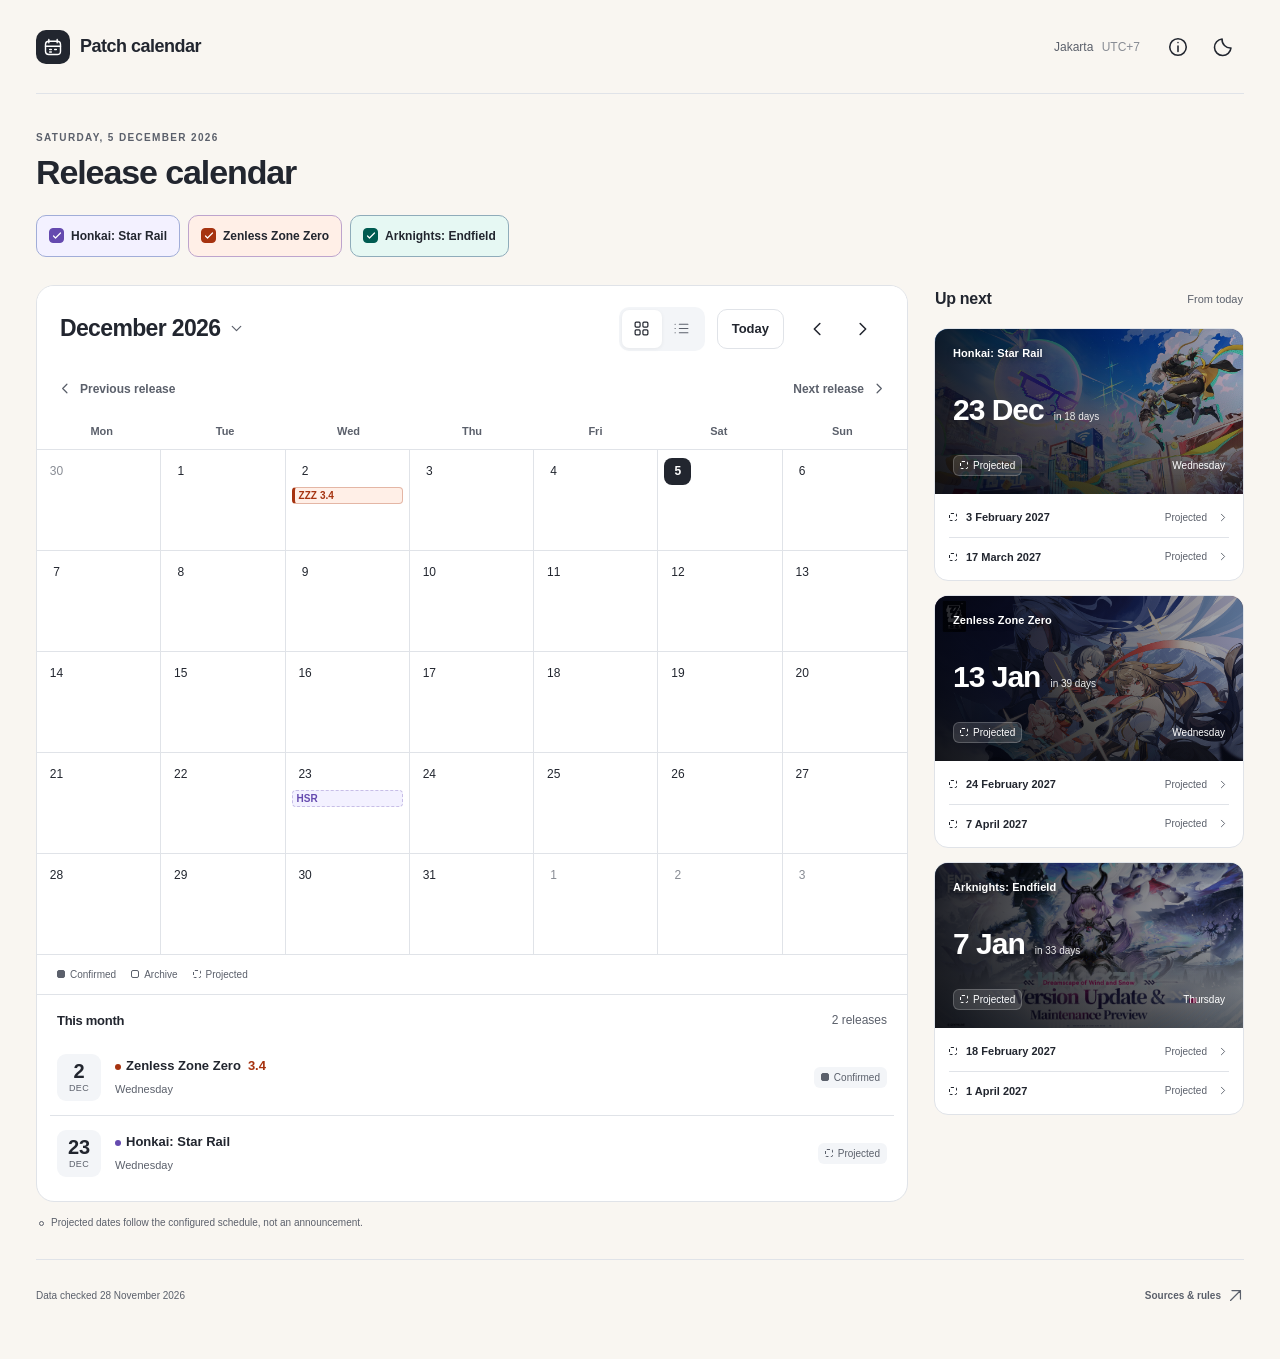
<file: index.html>
<!doctype html>
<html lang="en">
<head>
  <meta charset="utf-8">
  <meta name="viewport" content="width=device-width, initial-scale=1, viewport-fit=cover">
  <meta name="color-scheme" content="light dark">
  <meta name="description" content="Game update dates for Honkai: Star Rail, Zenless Zone Zero and Arknights: Endfield, in Jakarta time.">
  <meta name="referrer" content="no-referrer">
  <title>Patch calendar</title>
  <link rel="icon" href="assets/favicon.svg" type="image/svg+xml">
  <link rel="stylesheet" href="css/style.css?v=3">
  <script type="module" src="js/ui.js?v=3"></script>
</head>
<body>
  <svg class="icon-library" xmlns="http://www.w3.org/2000/svg" aria-hidden="true">
    <symbol id="i-calendar" viewBox="0 0 24 24"><rect x="3" y="5" width="18" height="16" rx="4"/><path d="M7 3v4m10-4v4M3 11h18m-13 4h2m4 0h2m-8 3h2"/></symbol>
    <symbol id="i-left" viewBox="0 0 24 24"><path d="m14 6-6 6 6 6"/></symbol>
    <symbol id="i-right" viewBox="0 0 24 24"><path d="m10 6 6 6-6 6"/></symbol>
    <symbol id="i-down" viewBox="0 0 24 24"><path d="m6 9 6 6 6-6"/></symbol>
    <symbol id="i-close" viewBox="0 0 24 24"><path d="m6 6 12 12M6 18 18 6"/></symbol>
    <symbol id="i-moon" viewBox="0 0 24 24"><path d="M20.7 13a9 9 0 0 1-9.7-9.7A9 9 0 1 0 20.7 13Z"/></symbol>
    <symbol id="i-sun" viewBox="0 0 24 24"><circle cx="12" cy="12" r="4"/><path d="M12 2v2m0 16v2M2 12h2m16 0h2M5 5l1.5 1.5m11 11L19 19M5 19l1.5-1.5m11-11L19 5"/></symbol>
    <symbol id="i-info" viewBox="0 0 24 24"><circle cx="12" cy="12" r="9"/><path d="M12 11v6m0-10v.2"/></symbol>
    <symbol id="i-list" viewBox="0 0 24 24"><path d="M9 6h12M9 12h12M9 18h12M3 6h.1M3 12h.1M3 18h.1"/></symbol>
    <symbol id="i-grid" viewBox="0 0 24 24"><rect x="3" y="3" width="7" height="7" rx="1.5"/><rect x="14" y="3" width="7" height="7" rx="1.5"/><rect x="3" y="14" width="7" height="7" rx="1.5"/><rect x="14" y="14" width="7" height="7" rx="1.5"/></symbol>
    <symbol id="i-arrow" viewBox="0 0 24 24"><path d="M5 19 19 5M7 5h12v12"/></symbol>
    <symbol id="i-check" viewBox="0 0 24 24"><path d="m5 12 4 4L19 6"/></symbol>
  </svg>
  <a class="skip-link" href="#main">Skip to calendar</a>
  <div class="page-shell">
    <header class="site-header">
      <a class="brand" href="./" aria-label="Patch calendar home">
        <span class="brand-mark"><svg class="icon"><use href="#i-calendar"/></svg></span>
        <span>Patch calendar</span>
      </a>
      <div class="header-actions">
        <span class="time-zone">Jakarta <span>UTC+7</span></span>
        <button class="icon-button" id="sources-button" aria-label="Sources and calendar rules" title="Sources and calendar rules"><svg class="icon"><use href="#i-info"/></svg></button>
        <button class="icon-button" id="theme-button" aria-label="Switch theme" title="Switch theme"><svg class="icon"><use id="theme-icon" href="#i-moon"/></svg></button>
      </div>
    </header>

    <main id="main" tabindex="-1">
      <div id="loading" class="loading-panel" role="status">
        <span class="loading-dot" aria-hidden="true"></span>
        <h1>Loading calendar</h1>
        
      </div>
      <section id="load-error" class="error-panel" hidden aria-labelledby="error-title">
        <h1 id="error-title">Calendar could not load</h1>
        <p id="error-message"></p>
        <button class="button" id="retry-button">Reload</button>
      </section>
      <div id="app" hidden>
        <section class="overview" aria-labelledby="page-title">
          <div class="page-heading"><div><p class="eyebrow" id="today-label">JAKARTA</p><h1 id="page-title">Release calendar</h1></div><span class="local-label">Asia/Jakarta</span></div>
          <fieldset class="game-filters"><legend class="sr-only">Games visible in the calendar</legend><div id="game-filters" class="filter-options"></div><button class="text-button" id="all-games">Show all</button></fieldset>
        </section>

        <div class="workspace">
          <section class="calendar-column" aria-label="Calendar and releases">
            <div class="calendar-panel">
              <div class="calendar-head">
                <button id="month-button" class="month-button" aria-haspopup="dialog"><span id="month-title"></span><svg class="icon small"><use href="#i-down"/></svg></button>
                <div class="calendar-controls">
                  <div class="segmented" aria-label="Calendar view"><button id="grid-view" class="icon-button" aria-label="Month grid" title="Month grid" aria-pressed="true"><svg class="icon small"><use href="#i-grid"/></svg></button><button id="list-view" class="icon-button" aria-label="Release list" title="Release list" aria-pressed="false"><svg class="icon small"><use href="#i-list"/></svg></button></div>
                  <button class="button today-button" id="today-button">Today</button>
                  <div class="month-navigation"><button class="icon-button" id="previous-month" aria-label="Previous month" title="Previous month"><svg class="icon"><use href="#i-left"/></svg></button><button class="icon-button" id="next-month" aria-label="Next month" title="Next month"><svg class="icon"><use href="#i-right"/></svg></button></div>
                </div>
              </div>
              <div class="release-navigation" aria-label="Navigate release dates">
                <button class="text-button" id="previous-release"><svg class="icon small" aria-hidden="true"><use href="#i-left"/></svg>Previous release</button>
                <button class="text-button" id="next-release">Next release<svg class="icon small" aria-hidden="true"><use href="#i-right"/></svg></button>
              </div>
              <div id="month-grid-wrap"><div class="weekdays" id="weekdays" aria-hidden="true"></div><div id="month-grid" class="calendar-grid" role="grid" aria-labelledby="month-title"></div></div>
              <div class="calendar-legend" aria-label="Date status legend"><span><i class="status-symbol official"></i>Confirmed</span><span><i class="status-symbol archive"></i>Archive</span><span><i class="status-symbol projected"></i>Projected</span></div>
              <div id="selection-empty" class="selection-empty" hidden>No games selected. <button class="text-button" id="empty-show-all">Show all three</button></div>
              <div class="agenda-head" id="agenda-heading" tabindex="-1"><h2 id="agenda-title">This month</h2><button class="text-button" id="clear-day" hidden>Show month</button><span id="month-count" class="muted"></span></div>
              <div id="agenda" class="agenda"></div>
            </div>
            <p class="projection-note"><span class="note-dot" aria-hidden="true"></span>Projected dates follow the configured schedule, not an announcement.</p>
          </section>

          <aside class="upcoming" aria-labelledby="upcoming-title"><div class="section-head"><h2 id="upcoming-title">Up next</h2><span class="muted">From today</span></div><div id="upcoming-games"></div></aside>
        </div>
        <footer class="site-footer"><span id="data-checked"></span><button class="text-button" id="footer-sources">Sources &amp; rules <svg class="icon small"><use href="#i-arrow"/></svg></button></footer>
      </div>
    </main>
  </div>
  <p id="announcement" class="sr-only" role="status" aria-live="polite"></p>

  <dialog id="details-dialog" class="dialog" aria-labelledby="details-title"><div class="dialog-head"><p class="eyebrow">RELEASE DETAILS</p><button class="icon-button" data-close aria-label="Close release details"><svg class="icon"><use href="#i-close"/></svg></button></div><div id="details-body"></div></dialog>
  <dialog id="sources-dialog" class="dialog sources-dialog" aria-labelledby="sources-title"><div class="dialog-head"><h2 id="sources-title">Sources &amp; rules</h2><button class="icon-button" data-close aria-label="Close sources"><svg class="icon"><use href="#i-close"/></svg></button></div><div id="sources-body"></div></dialog>
  <dialog id="jump-dialog" class="dialog jump-dialog" aria-labelledby="jump-title"><form id="jump-form"><div class="dialog-head"><h2 id="jump-title">Go to month</h2><button type="button" class="icon-button" data-close aria-label="Close month selector"><svg class="icon"><use href="#i-close"/></svg></button></div><div class="jump-fields"><label>Month<select id="jump-month" name="month"></select></label><label>Year<input id="jump-year" name="year" type="number" inputmode="numeric" min="2023" max="275760" step="1" required></label></div><p id="jump-help" class="muted"></p><p id="jump-error" class="form-error" role="alert"></p><button class="button primary" type="submit">Go to month</button></form></dialog>
  <noscript><div class="error-panel">JavaScript is required to calculate release dates.</div></noscript>
</body>
</html>
</file>
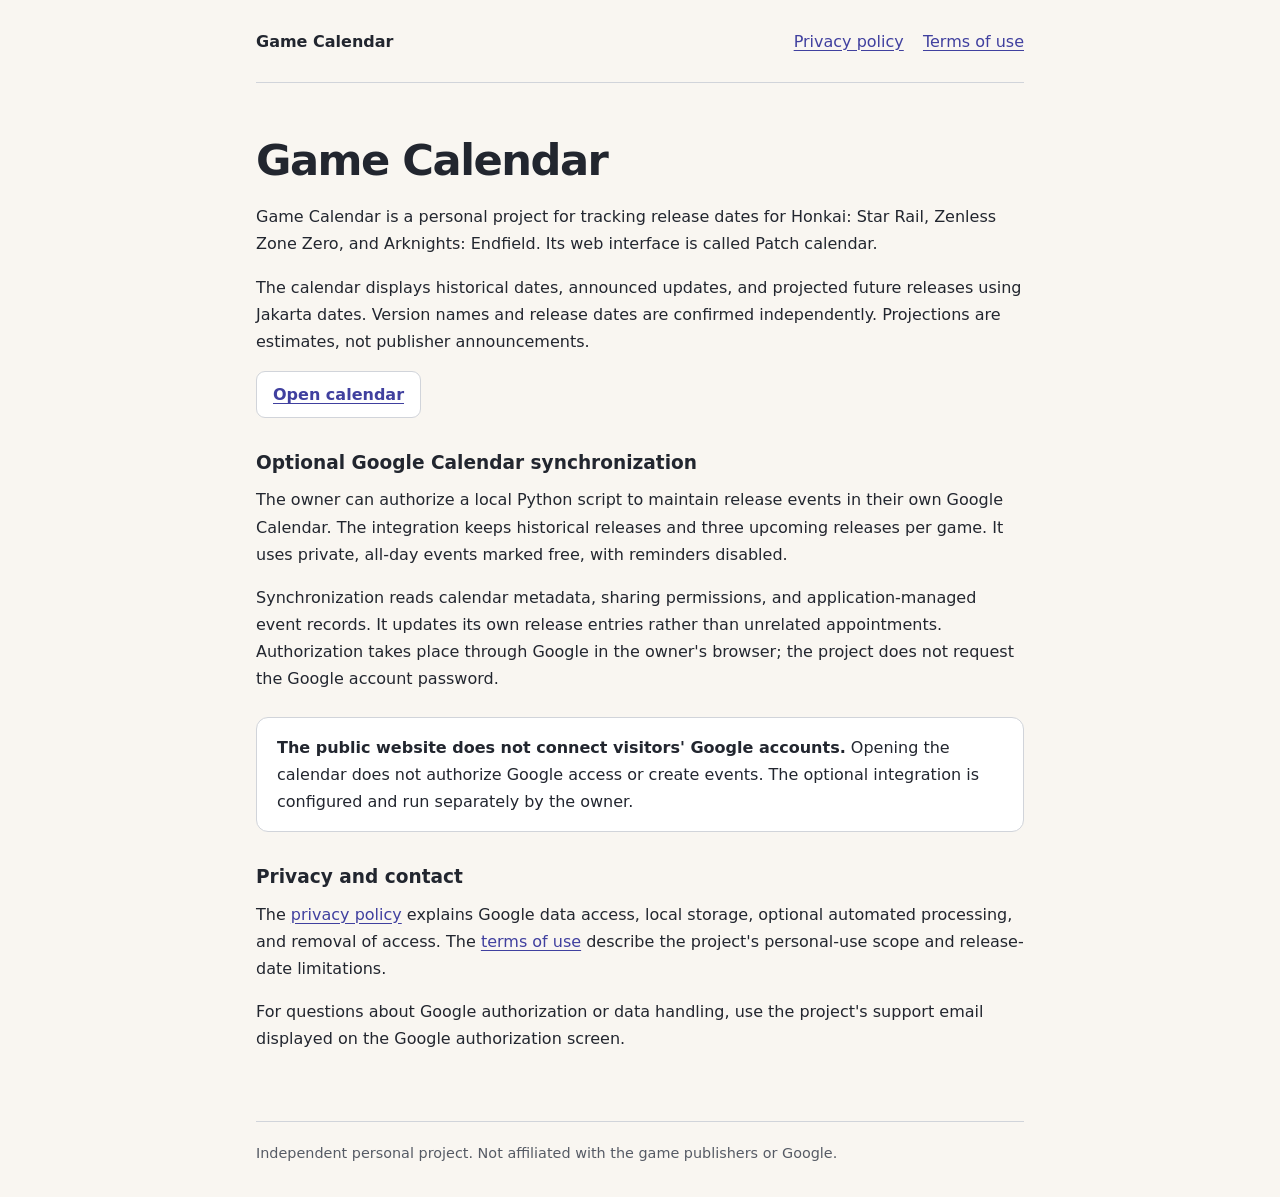
<file: oauth/index.html>
<!doctype html>
<html lang="en">
<head>
  <meta charset="utf-8">
  <meta name="viewport" content="width=device-width, initial-scale=1">
  <meta name="description" content="Game Calendar: game release dates and an optional, owner-operated Google Calendar integration.">
  <title>Game Calendar</title>
  <link rel="stylesheet" href="style.css">
</head>
<body>
  <a class="skip" href="#main">Skip to content</a>
  <header>
    <nav aria-label="Application information">
      <a class="brand" href="./" aria-current="page">Game Calendar</a>
      <a href="privacy.html">Privacy policy</a>
      <a href="terms.html">Terms of use</a>
    </nav>
  </header>
  <main id="main">
    <h1>Game Calendar</h1>
    <p>Game Calendar is a personal project for tracking release dates for Honkai: Star Rail, Zenless Zone Zero, and Arknights: Endfield. Its web interface is called Patch calendar.</p>
    <p>The calendar displays historical dates, announced updates, and projected future releases using Jakarta dates. Version names and release dates are confirmed independently. Projections are estimates, not publisher announcements.</p>
    <p><a class="button" href="../">Open calendar</a></p>
    <h2>Optional Google Calendar synchronization</h2>
    <p>The owner can authorize a local Python script to maintain release events in their own Google Calendar. The integration keeps historical releases and three upcoming releases per game. It uses private, all-day events marked free, with reminders disabled.</p>
    <p>Synchronization reads calendar metadata, sharing permissions, and application-managed event records. It updates its own release entries rather than unrelated appointments. Authorization takes place through Google in the owner's browser; the project does not request the Google account password.</p>
    <div class="callout">
      <p><strong>The public website does not connect visitors' Google accounts.</strong> Opening the calendar does not authorize Google access or create events. The optional integration is configured and run separately by the owner.</p>
    </div>
    <h2>Privacy and contact</h2>
    <p>The <a href="privacy.html">privacy policy</a> explains Google data access, local storage, optional automated processing, and removal of access. The <a href="terms.html">terms of use</a> describe the project's personal-use scope and release-date limitations.</p>
    <p>For questions about Google authorization or data handling, use the project's support email displayed on the Google authorization screen.</p>
  </main>
  <footer><p>Independent personal project. Not affiliated with the game publishers or Google.</p></footer>
</body>
</html>
</file>
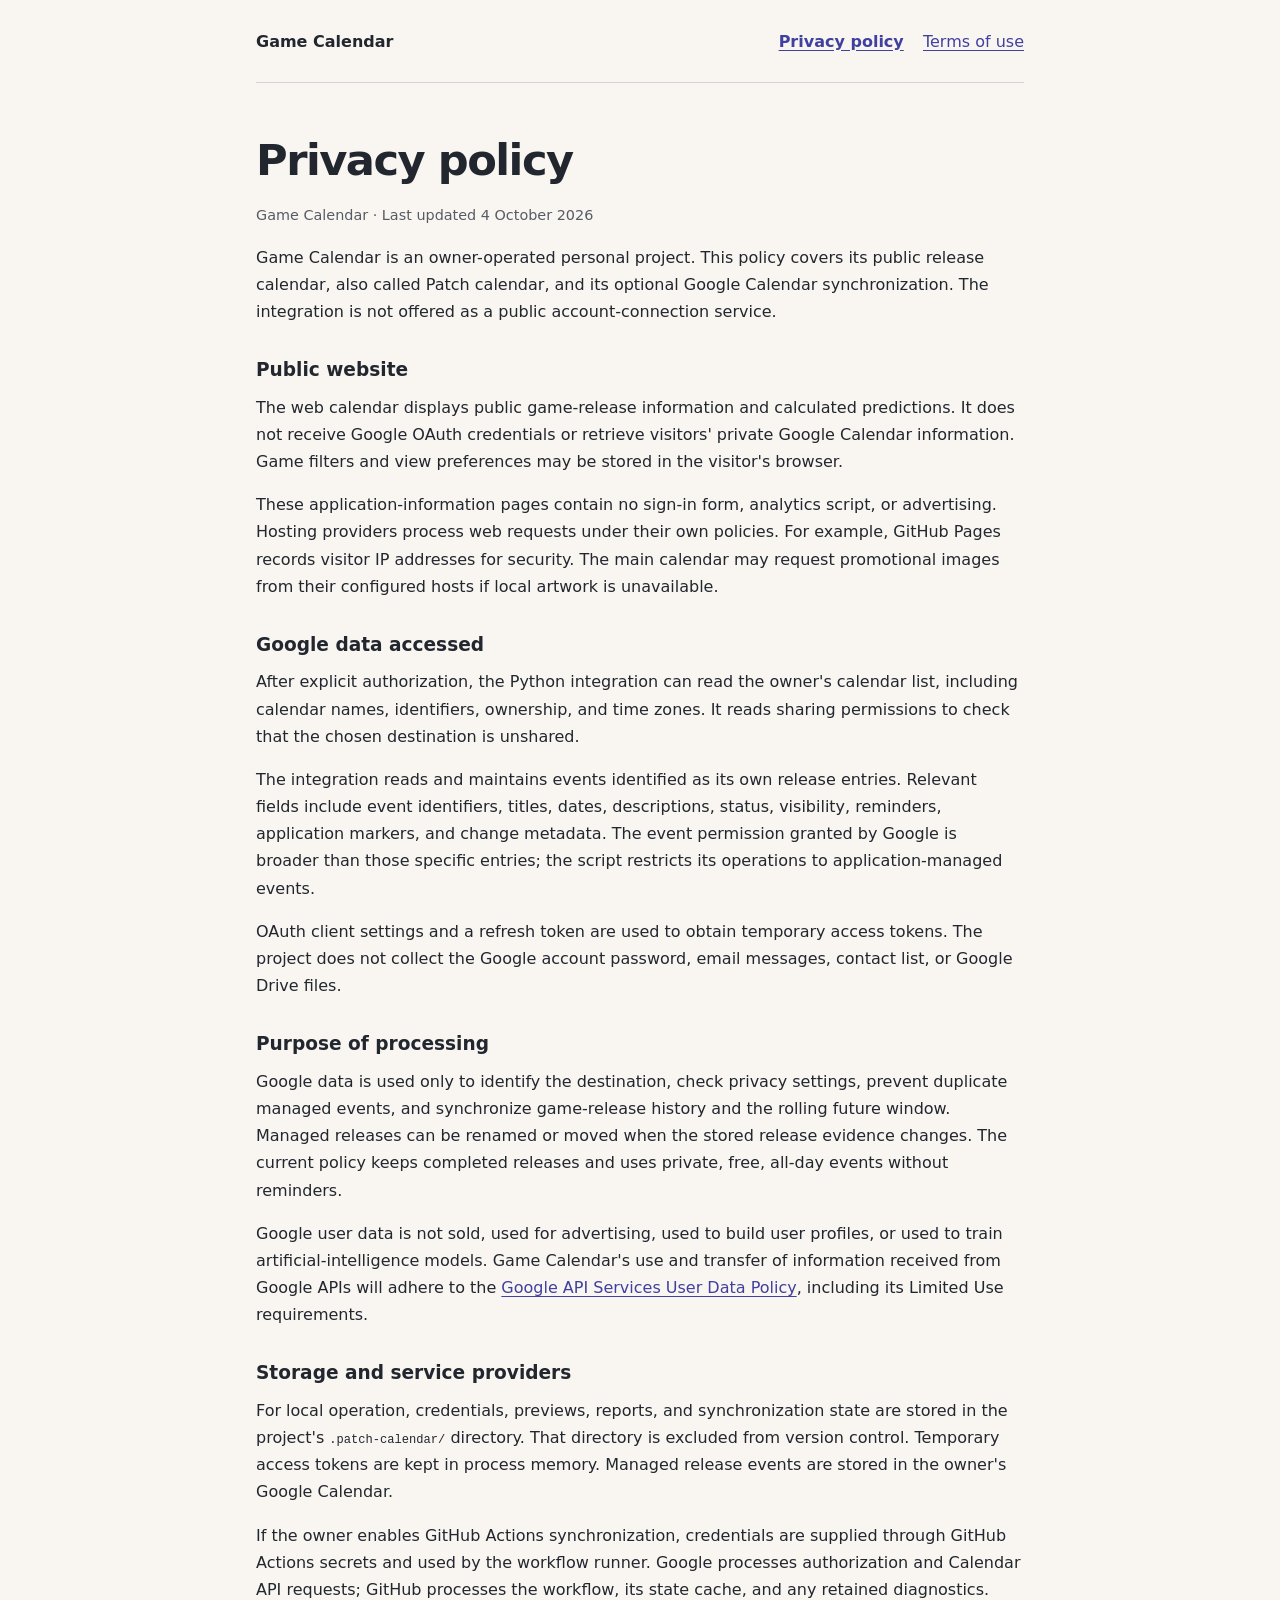
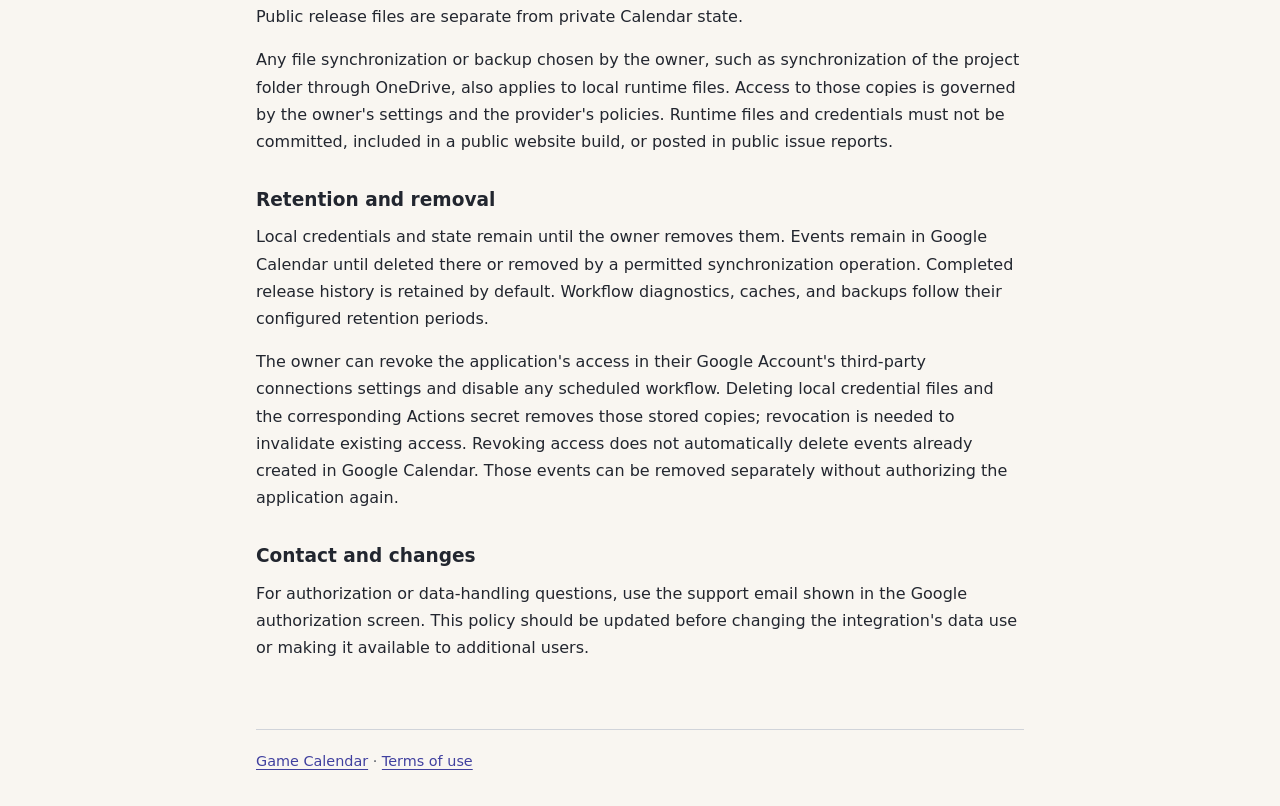
<file: oauth/privacy.html>
<!doctype html>
<html lang="en">
<head>
  <meta charset="utf-8">
  <meta name="viewport" content="width=device-width, initial-scale=1">
  <meta name="description" content="Privacy policy for Game Calendar and its optional personal Google Calendar synchronization.">
  <title>Privacy policy · Game Calendar</title>
  <link rel="stylesheet" href="style.css">
</head>
<body>
  <a class="skip" href="#main">Skip to content</a>
  <header>
    <nav aria-label="Application information">
      <a class="brand" href="./">Game Calendar</a>
      <a href="privacy.html" aria-current="page">Privacy policy</a>
      <a href="terms.html">Terms of use</a>
    </nav>
  </header>
  <main id="main">
    <h1>Privacy policy</h1>
    <p class="meta">Game Calendar · Last updated 4 October 2026</p>
    <p>Game Calendar is an owner-operated personal project. This policy covers its public release calendar, also called Patch calendar, and its optional Google Calendar synchronization. The integration is not offered as a public account-connection service.</p>
    <h2>Public website</h2>
    <p>The web calendar displays public game-release information and calculated predictions. It does not receive Google OAuth credentials or retrieve visitors' private Google Calendar information. Game filters and view preferences may be stored in the visitor's browser.</p>
    <p>These application-information pages contain no sign-in form, analytics script, or advertising. Hosting providers process web requests under their own policies. For example, GitHub Pages records visitor IP addresses for security. The main calendar may request promotional images from their configured hosts if local artwork is unavailable.</p>
    <h2>Google data accessed</h2>
    <p>After explicit authorization, the Python integration can read the owner's calendar list, including calendar names, identifiers, ownership, and time zones. It reads sharing permissions to check that the chosen destination is unshared.</p>
    <p>The integration reads and maintains events identified as its own release entries. Relevant fields include event identifiers, titles, dates, descriptions, status, visibility, reminders, application markers, and change metadata. The event permission granted by Google is broader than those specific entries; the script restricts its operations to application-managed events.</p>
    <p>OAuth client settings and a refresh token are used to obtain temporary access tokens. The project does not collect the Google account password, email messages, contact list, or Google Drive files.</p>
    <h2>Purpose of processing</h2>
    <p>Google data is used only to identify the destination, check privacy settings, prevent duplicate managed events, and synchronize game-release history and the rolling future window. Managed releases can be renamed or moved when the stored release evidence changes. The current policy keeps completed releases and uses private, free, all-day events without reminders.</p>
    <p>Google user data is not sold, used for advertising, used to build user profiles, or used to train artificial-intelligence models. Game Calendar's use and transfer of information received from Google APIs will adhere to the <a href="https://developers.google.com/terms/api-services-user-data-policy">Google API Services User Data Policy</a>, including its Limited Use requirements.</p>
    <h2>Storage and service providers</h2>
    <p>For local operation, credentials, previews, reports, and synchronization state are stored in the project's <code>.patch-calendar/</code> directory. That directory is excluded from version control. Temporary access tokens are kept in process memory. Managed release events are stored in the owner's Google Calendar.</p>
    <p>If the owner enables GitHub Actions synchronization, credentials are supplied through GitHub Actions secrets and used by the workflow runner. Google processes authorization and Calendar API requests; GitHub processes the workflow, its state cache, and any retained diagnostics. Public release files are separate from private Calendar state.</p>
    <p>Any file synchronization or backup chosen by the owner, such as synchronization of the project folder through OneDrive, also applies to local runtime files. Access to those copies is governed by the owner's settings and the provider's policies. Runtime files and credentials must not be committed, included in a public website build, or posted in public issue reports.</p>
    <h2>Retention and removal</h2>
    <p>Local credentials and state remain until the owner removes them. Events remain in Google Calendar until deleted there or removed by a permitted synchronization operation. Completed release history is retained by default. Workflow diagnostics, caches, and backups follow their configured retention periods.</p>
    <p>The owner can revoke the application's access in their Google Account's third-party connections settings and disable any scheduled workflow. Deleting local credential files and the corresponding Actions secret removes those stored copies; revocation is needed to invalidate existing access. Revoking access does not automatically delete events already created in Google Calendar. Those events can be removed separately without authorizing the application again.</p>
    <h2>Contact and changes</h2>
    <p>For authorization or data-handling questions, use the support email shown in the Google authorization screen. This policy should be updated before changing the integration's data use or making it available to additional users.</p>
  </main>
  <footer><p><a href="./">Game Calendar</a> · <a href="terms.html">Terms of use</a></p></footer>
</body>
</html>
</file>
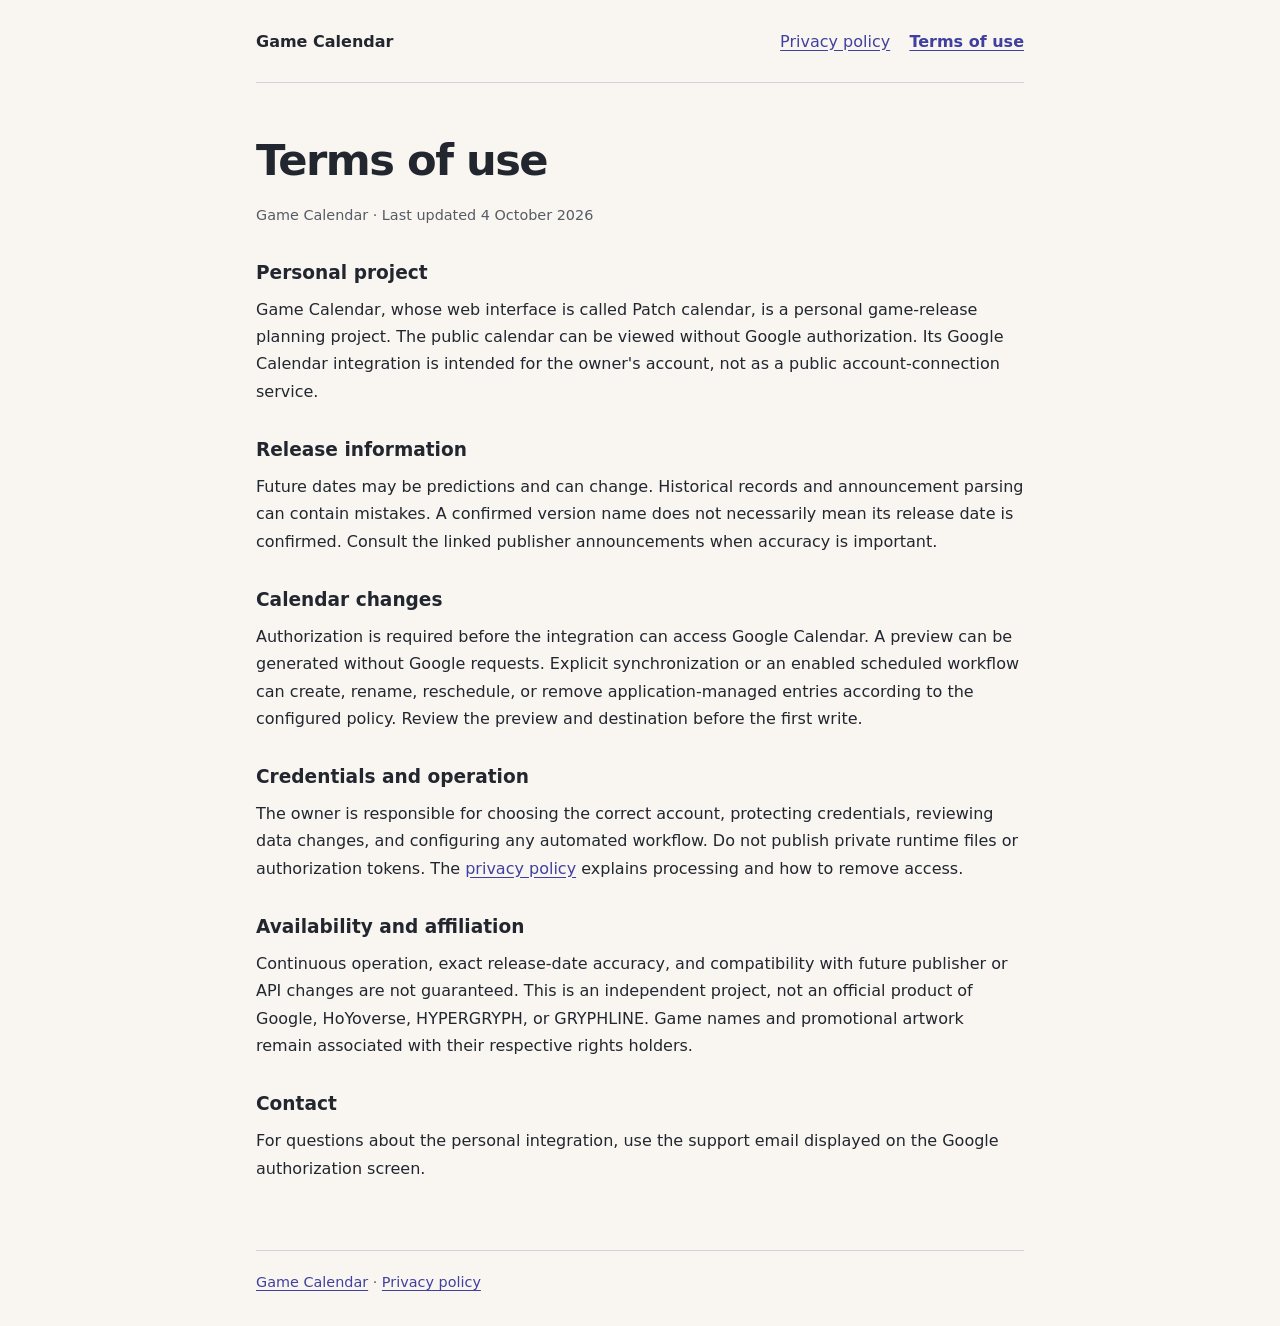
<file: oauth/terms.html>
<!doctype html>
<html lang="en">
<head>
  <meta charset="utf-8">
  <meta name="viewport" content="width=device-width, initial-scale=1">
  <meta name="description" content="Personal-use scope and limitations for Game Calendar.">
  <title>Terms of use · Game Calendar</title>
  <link rel="stylesheet" href="style.css">
</head>
<body>
  <a class="skip" href="#main">Skip to content</a>
  <header>
    <nav aria-label="Application information">
      <a class="brand" href="./">Game Calendar</a>
      <a href="privacy.html">Privacy policy</a>
      <a href="terms.html" aria-current="page">Terms of use</a>
    </nav>
  </header>
  <main id="main">
    <h1>Terms of use</h1>
    <p class="meta">Game Calendar · Last updated 4 October 2026</p>
    <h2>Personal project</h2>
    <p>Game Calendar, whose web interface is called Patch calendar, is a personal game-release planning project. The public calendar can be viewed without Google authorization. Its Google Calendar integration is intended for the owner's account, not as a public account-connection service.</p>
    <h2>Release information</h2>
    <p>Future dates may be predictions and can change. Historical records and announcement parsing can contain mistakes. A confirmed version name does not necessarily mean its release date is confirmed. Consult the linked publisher announcements when accuracy is important.</p>
    <h2>Calendar changes</h2>
    <p>Authorization is required before the integration can access Google Calendar. A preview can be generated without Google requests. Explicit synchronization or an enabled scheduled workflow can create, rename, reschedule, or remove application-managed entries according to the configured policy. Review the preview and destination before the first write.</p>
    <h2>Credentials and operation</h2>
    <p>The owner is responsible for choosing the correct account, protecting credentials, reviewing data changes, and configuring any automated workflow. Do not publish private runtime files or authorization tokens. The <a href="privacy.html">privacy policy</a> explains processing and how to remove access.</p>
    <h2>Availability and affiliation</h2>
    <p>Continuous operation, exact release-date accuracy, and compatibility with future publisher or API changes are not guaranteed. This is an independent project, not an official product of Google, HoYoverse, HYPERGRYPH, or GRYPHLINE. Game names and promotional artwork remain associated with their respective rights holders.</p>
    <h2>Contact</h2>
    <p>For questions about the personal integration, use the support email displayed on the Google authorization screen.</p>
  </main>
  <footer><p><a href="./">Game Calendar</a> · <a href="privacy.html">Privacy policy</a></p></footer>
</body>
</html>
</file>
<file: css/style.css>
:root {
  color-scheme: light dark;
  font-family: Inter, ui-sans-serif, -apple-system, BlinkMacSystemFont, "Segoe UI", sans-serif;
  --page: light-dark(oklch(97.4% .008 85), oklch(16.8% .012 266));
  --surface: light-dark(oklch(100% 0 0), oklch(20.4% .014 267));
  --soft: light-dark(oklch(97% .004 260), oklch(24% .014 267));
  --hover: light-dark(oklch(94.5% .008 263), oklch(28% .016 267));
  --ink: light-dark(oklch(27% .018 265), oklch(92.5% .008 265));
  --muted: light-dark(oklch(49% .018 265), oklch(69% .018 265));
  --faint: light-dark(oklch(64% .012 265), oklch(54% .014 265));
  --line: light-dark(oklch(91.5% .008 260), oklch(30.5% .016 267));
  --focus: light-dark(oklch(49% .18 278), oklch(77% .12 278));
  --selected: light-dark(oklch(95.5% .019 282), oklch(28% .041 282));
  --radius: 18px;
  background: var(--page);
  color: var(--ink);
  -webkit-tap-highlight-color: transparent;
  text-rendering: optimizeLegibility;
}
:root.theme-light { color-scheme: light; }
:root.theme-dark { color-scheme: dark; }
* { box-sizing: border-box; }
body { margin: 0; min-width: 280px; }
button, input, select { font: inherit; color: inherit; }
button, a, input, select { touch-action: manipulation; }
button { cursor: pointer; }
button { -webkit-user-select: none; user-select: none; -webkit-touch-callout: none; }
button, input, select { -webkit-tap-highlight-color: transparent; }
button:disabled { cursor: default; opacity: .32; }
button { border: 0; }
a { color: inherit; }
button:focus-visible, a:focus-visible, input:focus-visible, select:focus-visible { outline: 3px solid var(--focus); outline-offset: 3px; }
[hidden] { display: none !important; }
.icon-library { position: absolute; width: 0; height: 0; overflow: hidden; }
.icon { width: 22px; height: 22px; fill: none; stroke: currentColor; stroke-width: 1.7; stroke-linecap: round; stroke-linejoin: round; flex: 0 0 auto; }
.icon.small { width: 17px; height: 17px; }
.sr-only { position: absolute; width: 1px; height: 1px; overflow: hidden; clip-path: inset(50%); white-space: nowrap; }
.skip-link { position: fixed; inset: 8px auto auto 8px; padding: 12px; background: var(--surface); transform: translateY(-160%); z-index: 10; border-radius: 8px; }
.skip-link:focus { transform: none; }
.page-shell { width: min(1280px, 100%); margin: 0 auto; padding: 0 max(16px, env(safe-area-inset-right)) 20px max(16px, env(safe-area-inset-left)); }
.site-header { height: 84px; display: flex; justify-content: space-between; align-items: center; gap: 16px; border-bottom: 1px solid var(--line); }
.brand { display: inline-flex; align-items: center; gap: 10px; font-size: 16px; font-weight: 700; text-decoration: none; letter-spacing: -.5px; }
.brand-mark { width: 34px; height: 34px; border-radius: 10px; display: grid; place-items: center; background: var(--ink); color: var(--surface); }
.brand-mark .icon { width: 20px; height: 20px; }
.header-actions { display: flex; align-items: center; gap: 3px; }
.time-zone { display: none; color: var(--muted); font-size: 12px; margin-right: 14px; }
.time-zone span { margin-left: 5px; color: var(--faint); }
.icon-button { display: inline-grid; place-items: center; width: 42px; height: 42px; padding: 0; border-radius: 10px; background: transparent; flex: 0 0 auto; }
.icon-button:hover:not(:disabled) { background: var(--hover); }
.button { min-height: 40px; padding: 8px 14px; background: var(--surface); border: 1px solid var(--line); border-radius: 10px; font-size: 13px; font-weight: 600; }
.button:hover:not(:disabled) { background: var(--hover); }
.button.primary { background: var(--ink); color: var(--surface); padding: 12px 18px; }
.text-button { display: inline-flex; align-items: center; gap: 6px; padding: 6px 0; min-height: 36px; font-size: 12px; font-weight: 600; background: transparent; color: var(--muted); text-underline-offset: 4px; }
.text-button:hover { color: var(--ink); text-decoration: underline; }
.muted { color: var(--muted); font-size: 12px; line-height: 1.6; }
.overview { padding: 28px 0 22px; }
.page-heading { display: flex; justify-content: space-between; align-items: flex-end; gap: 12px; }
.eyebrow { margin: 0 0 9px; font-size: 10px; font-weight: 650; letter-spacing: 1.35px; color: var(--muted); }
h1 { margin: 0; font-size: clamp(27px, 4vw, 34px); font-weight: 650; letter-spacing: -1.1px; line-height: 1.2; }
h2 { font-size: 15px; margin: 0; font-weight: 650; letter-spacing: -.3px; }
.local-label { font-size: 10px; color: var(--muted); margin-bottom: 4px; white-space: nowrap; }
.game-filters { display: flex; align-items: center; flex-wrap: wrap; gap: 2px 16px; padding: 0; border: 0; margin: 22px 0 0; min-width: 0; }
.filter-options { display: flex; gap: 8px; flex-wrap: wrap; }
.game-filter { position: relative; display: inline-flex; min-height: 42px; align-items: center; padding: 8px 12px; gap: 7px; border: 1px solid var(--line); border-radius: 10px; background: var(--surface); cursor: pointer; font-size: 12px; font-weight: 600; user-select: none; -webkit-user-select: none; -webkit-touch-callout: none; }
.game-filter input { position: absolute; opacity: 0; width: 1px; height: 1px; }
.game-filter:has(input:focus-visible) { outline: 3px solid var(--focus); outline-offset: 3px; }
.game-filter:has(input:checked) { border-color: color-mix(in oklch, var(--game) 38%, var(--line)); background: var(--game-wash); }
.game-filter:not(:has(input:checked)) { color: var(--muted); }
.filter-check { width: 15px; height: 15px; border: 1px solid var(--faint); border-radius: 4px; display: grid; place-items: center; }
.filter-check .icon { width: 12px; height: 12px; stroke-width: 2.4; visibility: hidden; }
.game-filter:has(input:checked) .filter-check { background: var(--game); border-color: var(--game); color: light-dark(white, oklch(19% .012 267)); }
.game-filter:has(input:checked) .filter-check .icon { visibility: visible; }
.filter-full { display: none; }
[data-game="hsr"] { --game: light-dark(oklch(49% .155 292), oklch(78% .125 292)); --game-wash: light-dark(oklch(96.5% .021 292), oklch(25% .035 292)); --art-base: oklch(27% .075 292); }
[data-game="zzz"] { --game: light-dark(oklch(49% .157 36), oklch(79% .12 42)); --game-wash: light-dark(oklch(96.5% .024 44), oklch(25% .03 38)); --art-base: oklch(29% .085 34); }
[data-game="endfield"] { --game: light-dark(oklch(42% .086 182), oklch(76% .1 176)); --game-wash: light-dark(oklch(96.5% .02 176), oklch(25% .03 180)); --art-base: oklch(25% .055 180); }
.workspace { display: grid; grid-template-columns: minmax(0, 1fr); gap: 26px; align-items: start; }
.calendar-column { min-width: 0; }
.calendar-panel { background: var(--surface); border: 1px solid var(--line); border-radius: var(--radius); overflow: clip; }
.calendar-head { position: sticky; top: 0; z-index: 3; background: var(--surface); display: flex; flex-wrap: wrap; gap: 6px; align-items: center; justify-content: space-between; padding: 15px 14px 12px; }
.month-button { display: inline-flex; align-items: center; gap: 8px; padding: 4px 0; background: transparent; min-height: 40px; font-weight: 650; font-size: 19px; letter-spacing: -.65px; }
.month-button .icon { color: var(--muted); }
.calendar-controls { display: flex; justify-content: space-between; width: 100%; align-items: center; gap: 8px; }
.segmented { display: flex; padding: 3px; background: var(--soft); border-radius: 10px; }
.segmented .icon-button { width: 40px; height: 38px; border-radius: 7px; color: var(--muted); }
.segmented [aria-pressed="true"] { background: var(--surface); color: var(--ink); box-shadow: 0 1px 4px oklch(0% 0 0 / .06); }
.today-button { margin-left: auto; }
.month-navigation { display: flex; }
.month-navigation .icon-button { width: 44px; height: 44px; }
.weekdays { display: grid; grid-template-columns: repeat(7, minmax(0, 1fr)); padding: 10px 3px 12px; border-bottom: 1px solid var(--line); color: var(--muted); font-size: 10px; text-align: center; font-weight: 600; }
.calendar-grid { display: grid; grid-template-columns: repeat(7, minmax(0, 1fr)); }
.calendar-row { display: contents; }
.calendar-cell { min-width: 0; border-right: 1px solid var(--line); border-bottom: 1px solid var(--line); }
.calendar-cell:nth-child(7n) { border-right: 0; }
.day-button { position: relative; width: 100%; height: 100%; min-height: 96px; display: flex; flex-direction: column; align-items: stretch; padding: 5px 3px; gap: 2px; background: transparent; text-align: left; }
.day-button:hover:not(:disabled) { background: var(--soft); }
.calendar-cell[aria-selected="true"] .day-button { background: var(--selected); box-shadow: inset 0 0 0 1.5px var(--focus); }
.day-button:focus-visible { outline-offset: -3px; z-index: 1; }
.day-number { align-self: center; display: inline-grid; place-items: center; width: 25px; height: 25px; font-size: 11px; border-radius: 8px; flex: 0 0 auto; }
.day-button.other-month .day-number { color: var(--faint); }
.day-button.other-month .day-markers { opacity: .55; }
.day-button.today .day-number { background: var(--ink); color: var(--surface); font-weight: 700; }
.day-markers { display: flex; flex-direction: column; gap: 2px; width: 100%; }
.day-marker { display: flex; flex-direction: column; flex: 0 0 auto; color: var(--game); background: var(--game-wash); border: 1px solid color-mix(in oklch, var(--game) 30%, transparent); border-radius: 4px; line-height: 12px; padding: 0 2px; font-size: 8px; font-weight: 650; text-align: center; white-space: normal; overflow-wrap: anywhere; }
.day-marker.projected { border-style: dashed; }
.day-marker.official { border-left: 3px solid var(--game); }
.marker-game { white-space: nowrap; }
.marker-version { display: block; font-variant-numeric: tabular-nums; font-size: 11px; font-weight: 750; line-height: 14px; }
.calendar-legend { display: flex; flex-wrap: wrap; gap: 10px 15px; padding: 14px 15px; color: var(--muted); font-size: 10px; }
.calendar-legend > span { display: inline-flex; align-items: center; gap: 5px; }
.status-symbol { width: 8px; height: 8px; border-radius: 2px; border: 1px solid currentColor; display: inline-block; flex: 0 0 auto; }
.status-symbol.official { background: currentColor; }
.status-symbol.projected { border-style: dashed; }
.agenda-head { display: flex; align-items: center; gap: 10px; padding: 16px 16px 10px; border-top: 1px solid var(--line); }
.agenda-head h2 { font-size: 13px; }
.agenda-head .text-button, #month-count { margin-left: auto; }
.agenda { padding: 0 9px 10px; }
.agenda-item { display: flex; width: 100%; align-items: center; text-align: left; gap: 12px; padding: 12px 7px; background: transparent; border-radius: 10px; }
.agenda-item:hover { background: var(--soft); }
.agenda-item + .agenda-item { border-top: 1px solid var(--line); border-radius: 0; }
.date-tile { display: flex; flex-direction: column; align-items: center; justify-content: center; width: 44px; min-height: 47px; border-radius: 9px; background: var(--soft); flex: 0 0 auto; gap: 2px; }
.date-tile strong { font-size: 20px; font-weight: 600; line-height: 1; }
.date-tile span { font-size: 9px; letter-spacing: .4px; color: var(--muted); text-transform: uppercase; }
.release-copy { min-width: 0; display: flex; flex-direction: column; gap: 5px; }
.release-copy strong { display: flex; flex-wrap: wrap; gap: 4px 7px; font-size: 12px; font-weight: 600; line-height: 1.45; }
.game-dot { width: 6px; height: 6px; border-radius: 50%; background: var(--game); display: inline-block; margin-right: 5px; flex: 0 0 auto; }
.release-secondary { font-size: 11px; color: var(--muted); line-height: 1.5; }
.release-version { color: var(--game); font-weight: 600; }
.release-status { margin-left: auto; white-space: nowrap; font-size: 9px; display: inline-flex; align-items: center; gap: 5px; color: var(--muted); padding: 5px 7px; border-radius: 6px; background: var(--soft); flex: 0 0 auto; }
.agenda-empty { color: var(--muted); font-size: 12px; line-height: 1.7; padding: 20px 7px 23px; margin: 0; }
.selection-empty { padding: 4px 16px 15px; font-size: 12px; color: var(--muted); }
.projection-note { display: flex; align-items: baseline; gap: 7px; font-size: 10px; line-height: 1.7; color: var(--muted); margin: 12px 3px 0; }
.note-dot { width: 5px; height: 5px; border-radius: 50%; border: 1px solid var(--muted); flex: 0 0 auto; }
.section-head { display: flex; align-items: center; justify-content: space-between; margin: 0 1px 13px; }
.section-head h2 { font-size: 16px; }
.section-head .muted { font-size: 11px; }
.upcoming-card { border: 1px solid var(--line); border-radius: 14px; overflow: hidden; background: var(--surface); margin-bottom: 14px; }
.feature-release { isolation: isolate; position: relative; display: flex; flex-direction: column; align-items: flex-start; justify-content: space-between; width: 100%; min-height: 150px; overflow: hidden; padding: 18px; text-align: left; color: white; background: var(--art-base); }
.feature-release::after { content: ""; position: absolute; inset: 0; z-index: -1; background: linear-gradient(90deg, oklch(10% .02 265 / .86), oklch(10% .02 265 / .28)), linear-gradient(0deg, oklch(10% .02 265 / .48), transparent 70%); }
.feature-release:hover .game-art { transform: scale(1.035); }
.game-art { position: absolute; z-index: -2; inset: 0; width: 100%; height: 100%; object-fit: cover; object-position: center 35%; transition: transform 250ms ease; -webkit-user-drag: none; -webkit-touch-callout: none; user-select: none; }
.art-fallback { position: absolute; z-index: -3; right: -4px; top: 28px; font-size: 85px; font-weight: 800; letter-spacing: -8px; color: oklch(85% .035 260 / .18); transform: rotate(-8deg); pointer-events: none; }
.feature-game { font-size: 11px; font-weight: 650; letter-spacing: .1px; text-shadow: 0 1px 6px oklch(0% 0 0 / .4); }
.feature-date { display: flex; align-items: baseline; gap: 10px; margin: 15px 0 8px; }
.feature-date strong { font-size: 30px; font-weight: 550; letter-spacing: -1px; line-height: 1; }
.feature-date span { font-size: 10px; color: oklch(95% 0 0); }
.feature-bottom { display: flex; align-items: center; width: 100%; gap: 8px; font-size: 10px; }
.feature-bottom > span:last-child { margin-left: auto; }
.feature-name { min-width: 0; text-align: right; overflow-wrap: anywhere; }
.feature-bottom .release-status { margin: 0; padding: 4px 6px; background: oklch(100% 0 0 / .13); color: white; border: 1px solid oklch(100% 0 0 / .2); }
.upcoming-later { padding: 4px 14px; }
.later-release { display: flex; align-items: center; gap: 9px; width: 100%; padding: 10px 0; background: transparent; font-size: 11px; min-height: 39px; text-align: left; }
.later-release + .later-release { border-top: 1px solid var(--line); }
.later-release:hover { color: var(--game); }
.later-release .later-date { font-weight: 600; }
.later-release .later-meta { color: var(--muted); margin-left: auto; font-size: 10px; text-align: right; overflow-wrap: anywhere; }
.later-release .icon { color: var(--muted); width: 13px; height: 13px; }
.upcoming-empty { background: var(--surface); border: 1px solid var(--line); border-radius: var(--radius); padding: 22px; line-height: 1.7; font-size: 12px; color: var(--muted); }
.site-footer { display: flex; flex-wrap: wrap; gap: 5px 20px; align-items: center; justify-content: space-between; margin-top: 22px; padding: 18px 0 8px; border-top: 1px solid var(--line); color: var(--muted); font-size: 10px; }
.site-footer .text-button { font-size: 10px; }
.dialog { color: var(--ink); background: var(--surface); border: 1px solid var(--line); width: min(540px, calc(100% - 24px)); max-height: min(85svh, 900px); margin: auto; padding: 20px; border-radius: 20px; box-shadow: 0 25px 100px oklch(0% 0 0 / .2); overscroll-behavior: contain; }
.dialog::backdrop { background: oklch(8% .015 265 / .55); backdrop-filter: blur(4px); }
.dialog-head { display: flex; align-items: center; justify-content: space-between; gap: 16px; margin-bottom: 16px; }
.dialog-head .eyebrow { margin: 0; }
.dialog-head .icon-button { margin: -8px -8px -8px 0; }
.dialog h2 { font-size: 21px; letter-spacing: -.5px; line-height: 1.35; }
.dialog h3 { font-size: 13px; margin: 23px 0 8px; }
.details-game { margin: 0 0 9px; color: var(--game); font-weight: 650; font-size: 12px; }
.details-date { margin: 9px 0 15px; font-size: 13px; color: var(--muted); line-height: 1.6; }
.details-badges { display: flex; flex-wrap: wrap; gap: 8px; margin-bottom: 19px; }
.details-badges .release-status { margin: 0; font-size: 11px; }
.detail-copy { font-size: 12px; line-height: 1.8; color: var(--muted); }
.detail-copy p { margin: 10px 0; }
.source-link { display: flex; gap: 10px; align-items: center; justify-content: space-between; text-decoration: none; padding: 12px 0; border-top: 1px solid var(--line); font-size: 12px; line-height: 1.6; overflow-wrap: anywhere; }
.source-link:hover { color: var(--focus); }
.source-kind { color: var(--muted); font-size: 10px; display: block; }
.detail-id { margin-top: 20px; font-size: 10px; color: var(--muted); background: var(--soft); padding: 10px 12px; border-radius: 8px; line-height: 1.8; overflow-wrap: anywhere; }
.detail-id code { color: var(--ink); }
.sources-dialog { width: min(650px, calc(100% - 24px)); }
.rule-table { display: grid; gap: 9px; font-size: 12px; }
.rule-row { display: flex; align-items: center; flex-wrap: wrap; justify-content: space-between; gap: 4px 10px; padding: 10px 12px; background: var(--soft); border-radius: 8px; line-height: 1.6; }
.rule-row span:first-child { color: var(--game); font-weight: 600; }
.rule-row span:last-child { color: var(--muted); }
.coverage { padding-bottom: 4px; }
.coverage p { margin: 9px 0; }
.source-section { border-top: 1px solid var(--line); margin-top: 18px; }
.source-section summary { padding: 16px 0; cursor: pointer; font-size: 12px; font-weight: 600; }
.jump-dialog { width: min(420px, calc(100% - 24px)); }
.jump-fields { display: grid; grid-template-columns: 1.2fr 1fr; gap: 12px; }
.jump-fields label { display: flex; flex-direction: column; gap: 8px; font-size: 12px; font-weight: 600; min-width: 0; }
.jump-fields input, .jump-fields select { width: 100%; height: 46px; padding: 8px 10px; border: 1px solid var(--line); border-radius: 10px; background: var(--soft); font-size: 16px; }
.form-error { min-height: 16px; color: light-dark(oklch(47% .16 27), oklch(77% .12 27)); font-size: 12px; }
.loading-panel, .error-panel { margin: 60px auto; max-width: 520px; padding: 30px; line-height: 1.7; text-align: center; }
.loading-panel h1, .error-panel h1 { font-size: 24px; }
.loading-dot { display: inline-block; height: 8px; width: 8px; background: var(--focus); border-radius: 50%; margin-bottom: 14px; animation: pulse 1.5s ease-in-out infinite alternate; }
.error-panel { border: 1px solid var(--line); border-radius: var(--radius); background: var(--surface); }
.error-panel p { font-size: 13px; color: var(--muted); overflow-wrap: anywhere; }
@keyframes pulse { to { opacity: .25; } }
@media (min-width: 520px) {
  .page-shell { padding-inline: 24px; }
  .time-zone { display: inline; }
  .local-label { display: none; }
  .filter-full { display: inline; }
  .filter-short { display: none; }
  .calendar-head { padding: 18px 20px 14px; }
  .calendar-controls { width: auto; }
  .month-button { font-size: 20px; }
  .day-button { min-height: 94px; padding: 7px 5px; }
  .day-number { align-self: flex-start; }
  .day-marker { flex-direction: row; flex-wrap: wrap; column-gap: 3px; font-size: 9px; text-align: left; padding-inline: 4px; }
  .marker-version { display: inline; font-size: inherit; line-height: inherit; }
  .calendar-legend { padding-inline: 20px; }
  .agenda-head { padding-inline: 20px; }
  .agenda { padding-inline: 13px; }
  .agenda-item { padding-block: 14px; gap: 14px; }
  .release-copy strong { font-size: 13px; }
  .release-status { font-size: 10px; }
  .dialog { padding: 26px; }
}
@media (min-width: 950px) {
  .page-shell { padding-inline: 36px; }
  .site-header { height: 94px; }
  .brand { font-size: 18px; }
  .overview { padding: 38px 0 28px; }
  .workspace { grid-template-columns: minmax(0, 1fr) 310px; gap: 26px; }
  .calendar-head { gap: 8px; }
  .calendar-controls { gap: 7px; }
  .month-button { font-size: 21px; }
  .month-navigation .icon-button { width: 40px; }
  .day-button { min-height: 97px; }
  .upcoming .section-head { height: 29px; margin-bottom: 14px; }
  .feature-release { min-height: 157px; }
  .site-footer { margin-top: 28px; }
}
@media (min-width: 1150px) {
  .calendar-head { padding: 21px 23px 18px; }
  .month-button { font-size: 23px; }
  .calendar-controls { gap: 12px; }
  .month-navigation .icon-button { width: 44px; }
  .weekdays { font-size: 11px; }
  .day-button { min-height: 100px; padding: 8px 6px; }
  .day-number { width: 27px; height: 27px; font-size: 12px; }
  .day-marker { font-size: 10px; line-height: 15px; }
  .feature-release { min-height: 165px; }
}
@media (max-width: 359px) {
  .page-shell { padding-inline: 10px; }
  .brand { font-size: 14px; }
  .brand-mark { width: 30px; height: 30px; }
  .header-actions .icon-button { width: 36px; }
  .local-label { display: none; }
  .game-filter { padding-inline: 10px; }
  .day-marker { font-size: 8px; padding-inline: 1px; }
  .release-status { padding: 4px; font-size: 8px; }
  .agenda-item { gap: 8px; }
}
@media (prefers-reduced-motion: reduce) {
  *, *::before, *::after { animation: none !important; transition: none !important; scroll-behavior: auto !important; }
}

.marker-title { font-size: 9px; line-height: 1.25; font-weight: 600; }

.release-navigation { display: flex; justify-content: space-between; gap: 12px; padding: 0 14px 6px; }
.release-navigation .text-button { min-height: 40px; font-size: 11px; }
.details-locate { margin: 0 0 9px; }
#month-button, #agenda-heading { scroll-margin-top: 115px; }
.collection-summary { border-top: 1px solid var(--line); margin-top: 18px; }
@media (min-width: 520px) {
  .release-navigation { padding-inline: 20px; }
  .release-navigation .text-button { font-size: 12px; }
}
</file>
<file: oauth/style.css>
:root {
  color-scheme: light dark;
  font-family: ui-sans-serif, system-ui, -apple-system, BlinkMacSystemFont, "Segoe UI", sans-serif;
  --page: light-dark(oklch(97.4% .008 85), oklch(16.8% .012 266));
  --surface: light-dark(oklch(100% 0 0), oklch(20.4% .014 267));
  --ink: light-dark(oklch(27% .018 265), oklch(92.5% .008 265));
  --muted: light-dark(oklch(47% .018 265), oklch(74% .018 265));
  --line: light-dark(oklch(87% .008 260), oklch(36% .016 267));
  --accent: light-dark(oklch(43% .15 278), oklch(80% .1 278));
  background: var(--page);
  color: var(--ink);
  -webkit-tap-highlight-color: transparent;
}
* { box-sizing: border-box; }
body { margin: 0; line-height: 1.7; overflow-wrap: anywhere; }
main, header, footer { width: min(100% - 2rem, 48rem); margin-inline: auto; }
header { padding-block: 1.2rem; border-bottom: 1px solid var(--line); }
nav { display: flex; align-items: center; flex-wrap: wrap; gap: .2rem 1.2rem; }
nav a { display: inline-flex; align-items: center; min-height: 44px; }
.brand { font-weight: 700; text-decoration: none; margin-inline-end: auto; color: var(--ink); }
main { padding-block: clamp(1.75rem, 5vw, 3.25rem); }
h1 { font-size: clamp(1.8rem, 6vw, 2.7rem); line-height: 1.2; letter-spacing: -.035em; margin: 0 0 1rem; }
h2 { font-size: 1.16rem; line-height: 1.4; margin: 2rem 0 .65rem; }
p { margin: 0 0 1rem; }
a { color: var(--accent); text-underline-offset: .2em; touch-action: manipulation; }
a:focus-visible { outline: 3px solid var(--accent); outline-offset: 4px; border-radius: 2px; }
[aria-current="page"] { font-weight: 700; }
.meta { color: var(--muted); font-size: .9rem; }
.callout { padding: 1rem 1.25rem; margin-block: 1.5rem; background: var(--surface); border: 1px solid var(--line); border-radius: 12px; }
.callout p:last-child { margin-bottom: 0; }
.button { display: inline-flex; min-height: 44px; align-items: center; padding: .55rem 1rem; border: 1px solid var(--line); border-radius: 9px; background: var(--surface); font-weight: 650; }
footer { border-top: 1px solid var(--line); padding-block: 1.2rem 2rem; color: var(--muted); font-size: .9rem; }
footer p { margin: 0; }
code { font-size: .93em; }
.skip { position: absolute; top: .25rem; left: .5rem; background: var(--surface); padding: .65rem; transform: translateY(-200%); }
.skip:focus { transform: none; }
@media print { :root { color-scheme: light; } nav, .skip, .button { display: none; } main { padding-block: 1rem; } }
</file>
